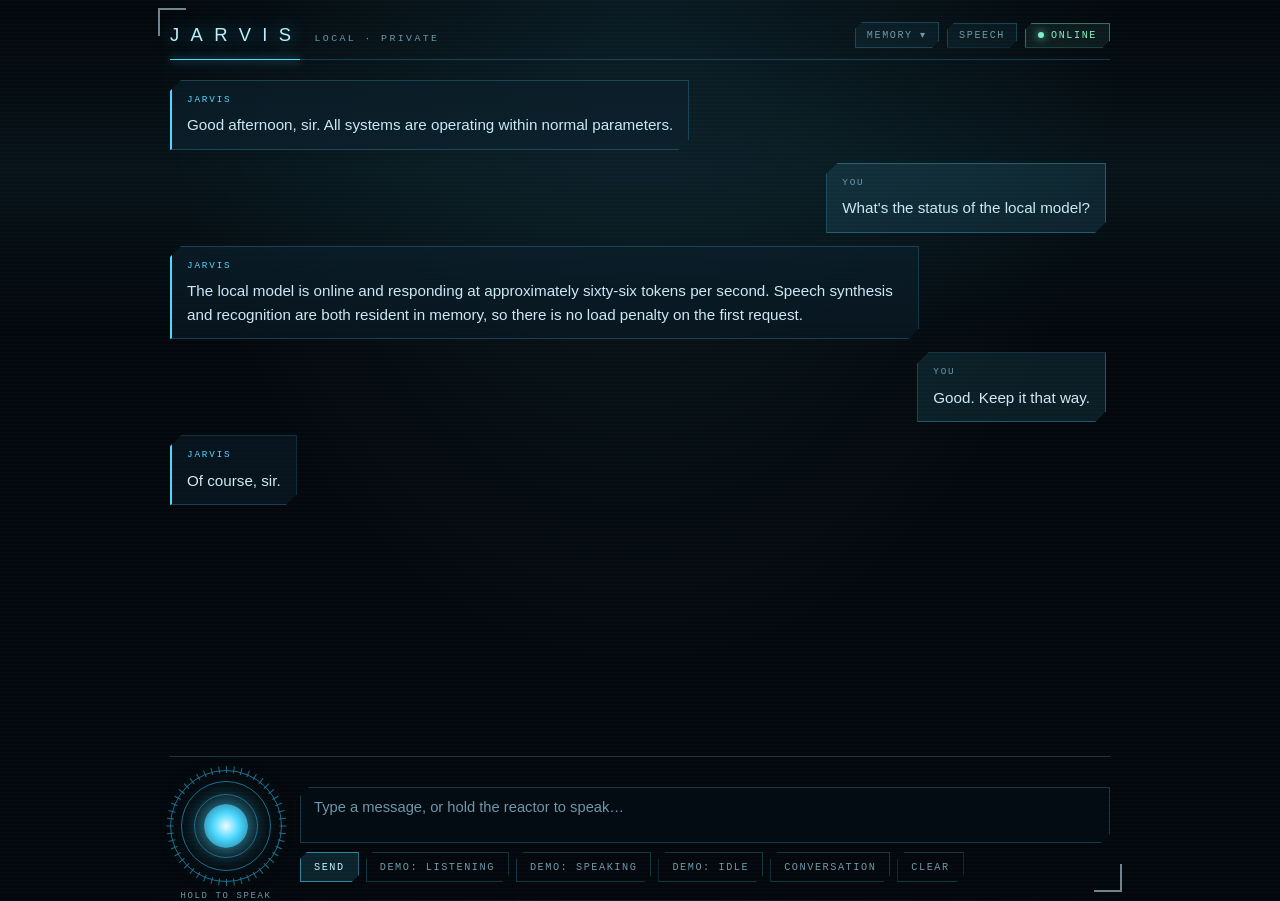
<file: static/preview-hud.html>
<!doctype html>
<html lang="en">
<head>
<meta charset="utf-8">
<meta name="viewport" content="width=device-width,initial-scale=1">
<title>JARVIS — HUD theme preview</title>
<style>
/* ============================================================
   JARVIS holographic HUD — THEME PROTOTYPE (not wired to the app)
   Static mockup for evaluating the look before restyling the real UI.
   Buttons below cycle the voice-orb states so each can be judged.
   ============================================================ */
:root{
  --void:#04080c; --void-2:#071119; --panel:rgba(10,26,36,.72);
  --cyan:#4dd8ff; --cyan-dim:#1c6f8c; --cyan-faint:rgba(77,216,255,.14);
  --ice:#bff0ff; --text:#cfe9f5; --muted:#6f97a8; --amber:#ffb347;
  --line:rgba(77,216,255,.22);
  --mono:"SF Mono",ui-monospace,Menlo,Consolas,monospace;
  --sans:-apple-system,BlinkMacSystemFont,"Segoe UI",sans-serif;
  color-scheme:dark;
}
*{box-sizing:border-box}
html,body{height:100%}
body{
  margin:0;font-family:var(--sans);color:var(--text);
  background:
    radial-gradient(ellipse at 50% -10%,rgba(77,216,255,.10),transparent 55%),
    repeating-linear-gradient(0deg,transparent 0 3px,rgba(77,216,255,.018) 3px 4px),
    var(--void);
  overflow:hidden;
}
/* Faint sweeping scanline over everything */
body::after{
  content:"";position:fixed;inset:0;pointer-events:none;z-index:60;
  background:linear-gradient(180deg,transparent,rgba(77,216,255,.055),transparent);
  height:38%;animation:sweep 7s linear infinite;
}
@keyframes sweep{0%{transform:translateY(-100%)}100%{transform:translateY(320%)}}

main{
  width:min(980px,100%);height:100vh;height:100dvh;margin:auto;padding:22px 20px 18px;
  display:grid;grid-template-rows:auto minmax(0,1fr) auto;gap:14px;position:relative;
}
/* Corner brackets framing the whole console */
main::before,main::after{
  content:"";position:absolute;width:26px;height:26px;pointer-events:none;
  border-color:var(--cyan);opacity:.55;
}
main::before{top:8px;left:8px;border-top:2px solid;border-left:2px solid}
main::after{bottom:8px;right:8px;border-bottom:2px solid;border-right:2px solid}

/* ---------- header ---------- */
header{
  display:flex;align-items:center;justify-content:space-between;gap:12px;
  padding-bottom:11px;border-bottom:1px solid var(--line);position:relative;
}
header::after{content:"";position:absolute;left:0;bottom:-1px;width:130px;height:1px;background:var(--cyan);box-shadow:0 0 9px var(--cyan)}
.brand{display:flex;align-items:baseline;gap:12px}
h1{margin:0;font-size:1.15rem;letter-spacing:.62em;font-weight:500;color:var(--ice);text-shadow:0 0 16px rgba(77,216,255,.55)}
.sub{font-family:var(--mono);font-size:.62rem;letter-spacing:.24em;color:var(--muted);text-transform:uppercase}
.hud-actions{display:flex;align-items:center;gap:8px}
.chip{
  font-family:var(--mono);font-size:.63rem;letter-spacing:.16em;text-transform:uppercase;
  padding:6px 11px;border:1px solid var(--line);color:var(--muted);background:rgba(77,216,255,.05);
  clip-path:polygon(7px 0,100% 0,100% calc(100% - 7px),calc(100% - 7px) 100%,0 100%,0 7px);
  cursor:pointer;
}
.chip:hover{border-color:var(--cyan);color:var(--ice)}
.status{
  font-family:var(--mono);font-size:.63rem;letter-spacing:.16em;text-transform:uppercase;
  padding:6px 12px;color:#7ff0c4;border:1px solid rgba(127,240,196,.4);background:rgba(127,240,196,.07);
  display:flex;align-items:center;gap:7px;
  clip-path:polygon(7px 0,100% 0,100% calc(100% - 7px),calc(100% - 7px) 100%,0 100%,0 7px);
}
.status i{width:6px;height:6px;border-radius:50%;background:#7ff0c4;box-shadow:0 0 8px #7ff0c4;animation:blink 2.4s ease-in-out infinite}
@keyframes blink{0%,100%{opacity:1}50%{opacity:.35}}

/* ---------- conversation ---------- */
#log{min-height:0;overflow-y:auto;display:flex;flex-direction:column;gap:13px;padding:6px 4px 6px 0}
#log::-webkit-scrollbar{width:5px}
#log::-webkit-scrollbar-thumb{background:var(--cyan-dim)}
.msg{max-width:80%;padding:12px 15px;line-height:1.55;position:relative;font-size:.95rem;
  clip-path:polygon(11px 0,100% 0,100% calc(100% - 11px),calc(100% - 11px) 100%,0 100%,0 11px);}
.msg .tag{display:block;font-family:var(--mono);font-size:.58rem;letter-spacing:.2em;text-transform:uppercase;color:var(--muted);margin-bottom:6px}
.from-j{align-self:flex-start;background:var(--panel);border:1px solid var(--line);border-left:2px solid var(--cyan)}
.from-j .tag{color:var(--cyan)}
.from-u{align-self:flex-end;background:rgba(77,216,255,.10);border:1px solid rgba(77,216,255,.3)}

/* ---------- composer + arc reactor ---------- */
footer{border-top:1px solid var(--line);padding-top:13px;display:flex;gap:18px;align-items:flex-end}
.field{flex:1;display:flex;flex-direction:column;gap:9px}
textarea{
  width:100%;height:56px;resize:none;background:rgba(4,14,20,.85);color:var(--text);
  border:1px solid var(--line);padding:11px 13px;font:inherit;font-size:.92rem;
  clip-path:polygon(9px 0,100% 0,100% calc(100% - 9px),calc(100% - 9px) 100%,0 100%,0 9px);
}
textarea:focus{outline:none;border-color:var(--cyan);box-shadow:0 0 0 1px var(--cyan-faint),0 0 18px rgba(77,216,255,.16)}
textarea::placeholder{color:var(--muted)}
.row{display:flex;gap:7px;flex-wrap:wrap}
.btn{
  font-family:var(--mono);font-size:.64rem;letter-spacing:.15em;text-transform:uppercase;
  padding:8px 13px;background:transparent;color:var(--muted);border:1px solid var(--line);cursor:pointer;
  clip-path:polygon(7px 0,100% 0,100% calc(100% - 7px),calc(100% - 7px) 100%,0 100%,0 7px);
}
.btn:hover{border-color:var(--cyan);color:var(--ice);background:rgba(77,216,255,.07)}
.btn.send{color:var(--ice);border-color:rgba(77,216,255,.55);background:rgba(77,216,255,.13)}

/* the arc reactor */
.reactor{position:relative;width:112px;height:112px;flex:none;display:grid;place-items:center;background:none;border:0;cursor:pointer;padding:0}
.reactor .ring{position:absolute;border-radius:50%;border:1px solid var(--cyan-dim)}
.r1{inset:0;border-width:1px}
.r2{inset:11px;border-color:rgba(77,216,255,.4)}
.r3{inset:24px;border-color:rgba(77,216,255,.6)}
.core{
  width:44px;height:44px;border-radius:50%;
  background:radial-gradient(circle,#eafcff 0%,var(--cyan) 42%,var(--cyan-dim) 100%);
  box-shadow:0 0 22px rgba(77,216,255,.75),0 0 46px rgba(77,216,255,.35);
  animation:breathe 3.6s ease-in-out infinite;
}
@keyframes breathe{0%,100%{transform:scale(1);opacity:.88}50%{transform:scale(1.07);opacity:1}}
/* rotating tick ring */
.ticks{position:absolute;inset:-4px;border-radius:50%;animation:spin 14s linear infinite}
.ticks span{position:absolute;left:50%;top:0;width:1px;height:7px;background:var(--cyan-dim);transform-origin:50% 60px}
@keyframes spin{to{transform:rotate(360deg)}}
.reactor .label{position:absolute;bottom:-19px;left:50%;transform:translateX(-50%);white-space:nowrap;
  font-family:var(--mono);font-size:.56rem;letter-spacing:.18em;text-transform:uppercase;color:var(--muted)}

/* listening: faster pulse + expanding rings */
.reactor.listening .core{animation:breathe 1s ease-in-out infinite;background:radial-gradient(circle,#fff 0%,#ff9a9a 40%,#a33 100%);box-shadow:0 0 26px rgba(255,120,120,.8),0 0 54px rgba(255,90,90,.4)}
.reactor.listening .r2,.reactor.listening .r3{border-color:rgba(255,140,140,.6)}
.reactor.listening .label{color:#ff9a9a}
.reactor.listening::after,.reactor.speaking::after{
  content:"";position:absolute;inset:0;border-radius:50%;border:1px solid var(--cyan);
  animation:ripple 1.5s ease-out infinite;
}
.reactor.listening::after{border-color:#ff9a9a}
@keyframes ripple{0%{transform:scale(.55);opacity:.85}100%{transform:scale(1.5);opacity:0}}
/* speaking: waveform ring */
.reactor.speaking .core{animation:breathe 1.6s ease-in-out infinite}
.reactor.speaking .label{color:var(--cyan)}
.wave{position:absolute;inset:0;display:none;place-items:center;gap:3px}
.reactor.speaking .wave{display:flex;align-items:center;justify-content:center}
.wave b{display:block;width:2px;height:9px;background:var(--cyan);box-shadow:0 0 7px var(--cyan);animation:bar .85s ease-in-out infinite}
.wave b:nth-child(2){animation-delay:.1s}.wave b:nth-child(3){animation-delay:.2s}
.wave b:nth-child(4){animation-delay:.3s}.wave b:nth-child(5){animation-delay:.4s}
@keyframes bar{0%,100%{height:7px;opacity:.6}50%{height:26px;opacity:1}}

/* transient status toast */
#toast{
  position:fixed;left:50%;transform:translate(-50%,6px);bottom:22px;z-index:50;
  font-family:var(--mono);font-size:.66rem;letter-spacing:.14em;text-transform:uppercase;
  padding:9px 16px;color:var(--ice);border:1px solid var(--line);background:rgba(7,20,28,.95);
  clip-path:polygon(8px 0,100% 0,100% calc(100% - 8px),calc(100% - 8px) 100%,0 100%,0 8px);
  opacity:0;transition:opacity .25s,transform .25s;
}
#toast.on{opacity:1;transform:translate(-50%,0)}

/* boot sequence */
#boot{position:fixed;inset:0;z-index:100;background:var(--void);display:grid;place-items:center;
  font-family:var(--mono);color:var(--cyan);animation:bootout .7s ease 2.5s forwards}
#boot .lines{font-size:.7rem;letter-spacing:.16em;line-height:2;text-align:left;opacity:.9}
#boot .lines div{opacity:0;animation:typein .3s ease forwards}
#boot .lines div:nth-child(1){animation-delay:.15s}
#boot .lines div:nth-child(2){animation-delay:.6s}
#boot .lines div:nth-child(3){animation-delay:1.05s}
#boot .lines div:nth-child(4){animation-delay:1.5s}
#boot .lines div:nth-child(5){animation-delay:1.95s;color:var(--ice)}
@keyframes typein{from{opacity:0;transform:translateX(-6px)}to{opacity:1;transform:none}}
@keyframes bootout{to{opacity:0;visibility:hidden}}

@media (max-width:700px){
  main{padding:14px 11px 12px;gap:10px}
  h1{font-size:.95rem;letter-spacing:.4em}
  .sub{display:none}
  .msg{max-width:92%}
  footer{flex-direction:column-reverse;align-items:stretch;gap:10px}
  .reactor{width:84px;height:84px;margin:0 auto 13px}
  .reactor .core{width:34px;height:34px}
  .r2{inset:9px}.r3{inset:19px}
  .ticks span{transform-origin:50% 46px;height:5px}
  .btn{padding:7px 10px;font-size:.6rem}
  textarea{height:48px}
}
@media (prefers-reduced-motion:reduce){
  *,*::before,*::after{animation:none!important;transition:none!important}
  #boot{display:none}
}
</style>
</head>
<body>

<div id="boot"><div class="lines">
  <div>&gt; INITIALIZING J.A.R.V.I.S.</div>
  <div>&gt; LOCAL MODEL ............ ONLINE</div>
  <div>&gt; SPEECH SYNTHESIS ....... ONLINE</div>
  <div>&gt; RECOGNITION ............ ONLINE</div>
  <div>&gt; GOOD AFTERNOON, SIR.</div>
</div></div>

<main>
  <header>
    <div class="brand">
      <h1>JARVIS</h1><span class="sub">local · private</span>
    </div>
    <div class="hud-actions">
      <button class="chip">Memory ▾</button>
      <button class="chip">Speech</button>
      <span class="status"><i></i>Online</span>
    </div>
  </header>

  <section id="log">
    <div class="msg from-j"><span class="tag">JARVIS</span>Good afternoon, sir. All systems are operating within normal parameters.</div>
    <div class="msg from-u"><span class="tag">You</span>What's the status of the local model?</div>
    <div class="msg from-j"><span class="tag">JARVIS</span>The local model is online and responding at approximately sixty-six tokens per second. Speech synthesis and recognition are both resident in memory, so there is no load penalty on the first request.</div>
    <div class="msg from-u"><span class="tag">You</span>Good. Keep it that way.</div>
    <div class="msg from-j"><span class="tag">JARVIS</span>Of course, sir.</div>
  </section>

  <footer>
    <button class="reactor" id="orb">
      <span class="ticks" id="ticks"></span>
      <span class="ring r1"></span><span class="ring r2"></span><span class="ring r3"></span>
      <span class="core"></span>
      <span class="wave"><b></b><b></b><b></b><b></b><b></b></span>
      <span class="label" id="orbLabel">Hold to speak</span>
    </button>
    <div class="field">
      <textarea placeholder="Type a message, or hold the reactor to speak…"></textarea>
      <div class="row">
        <button class="btn send">Send</button>
        <button class="btn" onclick="setState('listening')">Demo: listening</button>
        <button class="btn" onclick="setState('speaking')">Demo: speaking</button>
        <button class="btn" onclick="setState('idle')">Demo: idle</button>
        <button class="btn">Conversation</button>
        <button class="btn">Clear</button>
      </div>
    </div>
  </footer>
</main>

<div id="toast">Recognition active — release to transcribe</div>

<script>
const t=document.getElementById('ticks');
for(let i=0;i<48;i++){const s=document.createElement('span');s.style.transform=`rotate(${i*7.5}deg)`;t.appendChild(s);}
const orb=document.getElementById('orb'),lab=document.getElementById('orbLabel'),toast=document.getElementById('toast');
let tm;
function setState(s){
  orb.className='reactor'+(s==='idle'?'':' '+s);
  lab.textContent = s==='listening'?'Listening…' : s==='speaking'?'Speaking' : 'Hold to speak';
  if(s!=='idle'){
    toast.textContent = s==='listening'?'Recognition active — release to transcribe':'Synthesizing reply — neural voice';
    toast.classList.add('on'); clearTimeout(tm); tm=setTimeout(()=>toast.classList.remove('on'),3200);
  }
}
</script>
</body>
</html>
</file>
